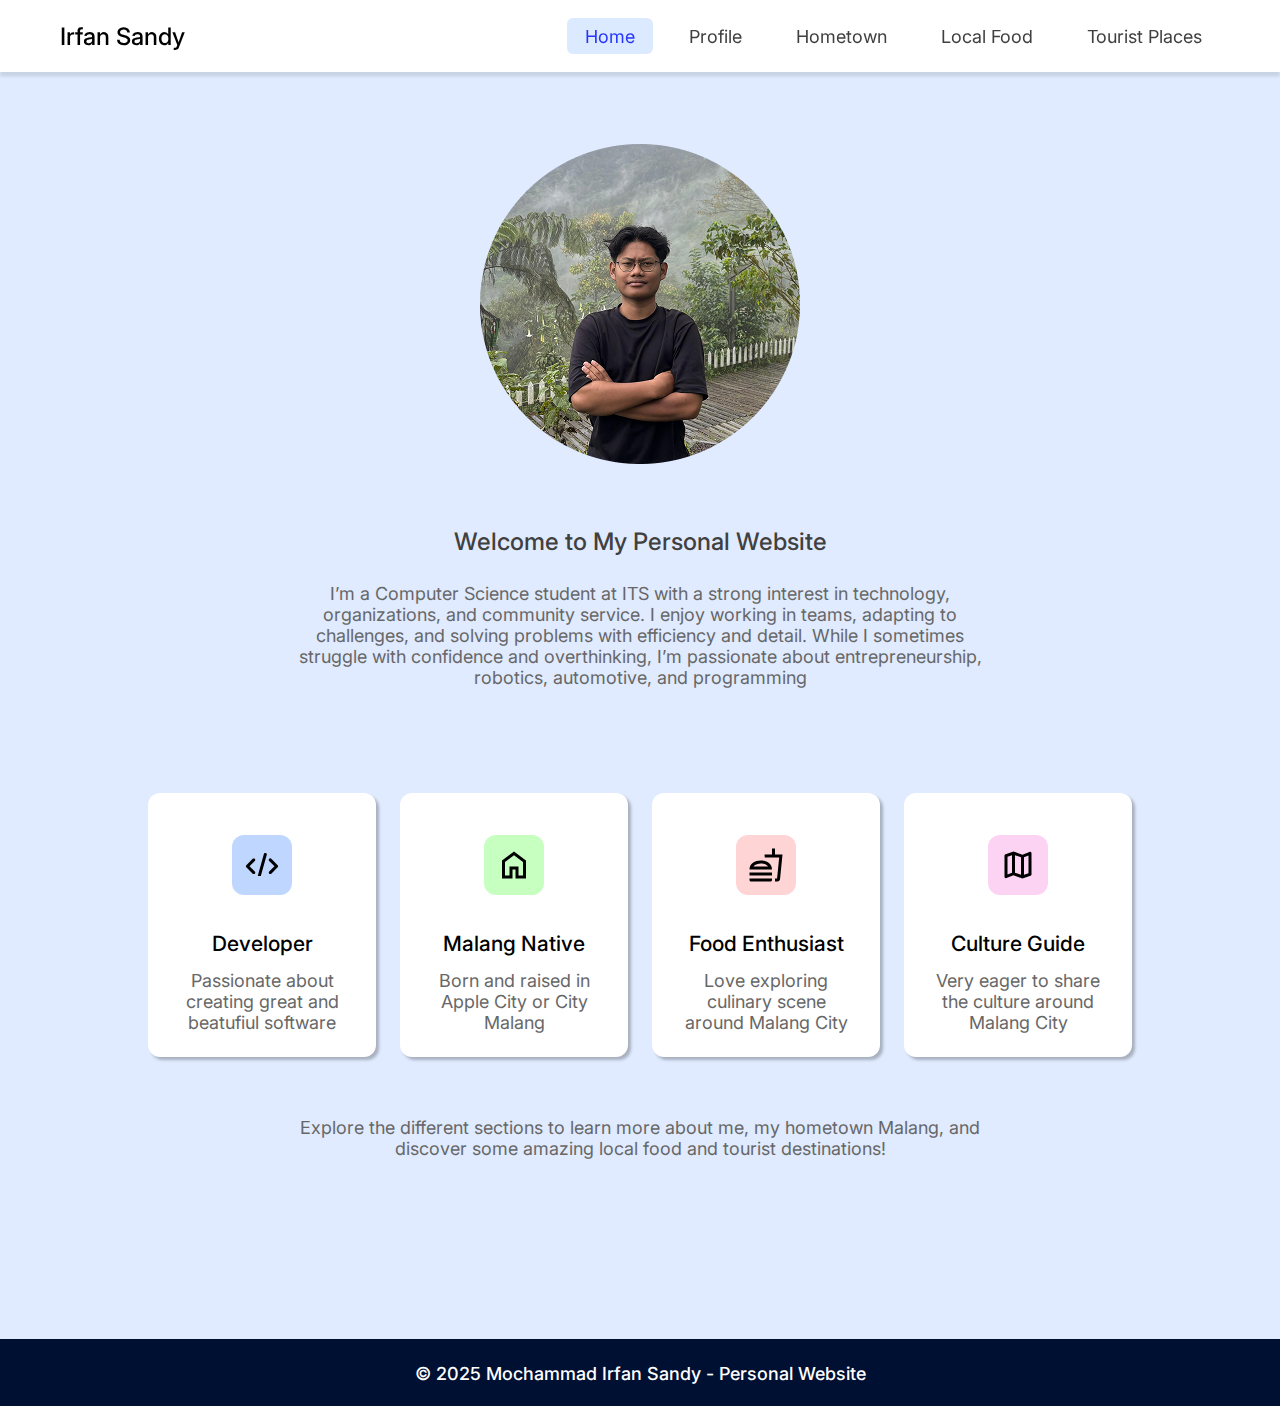
<file: index.html>
<!DOCTYPE html>
<html lang="en">
<head>
    <meta http-equiv='refresh' content='0; URL=quiz1'>
    <meta charset="UTF-8">
    <meta name="viewport" content="width=device-width, initial-scale=1.0">
    <title>Personal Website</title>
    <link rel="icon" type="image/png" href="./web-logo.png">
</head>
</html>
</file>
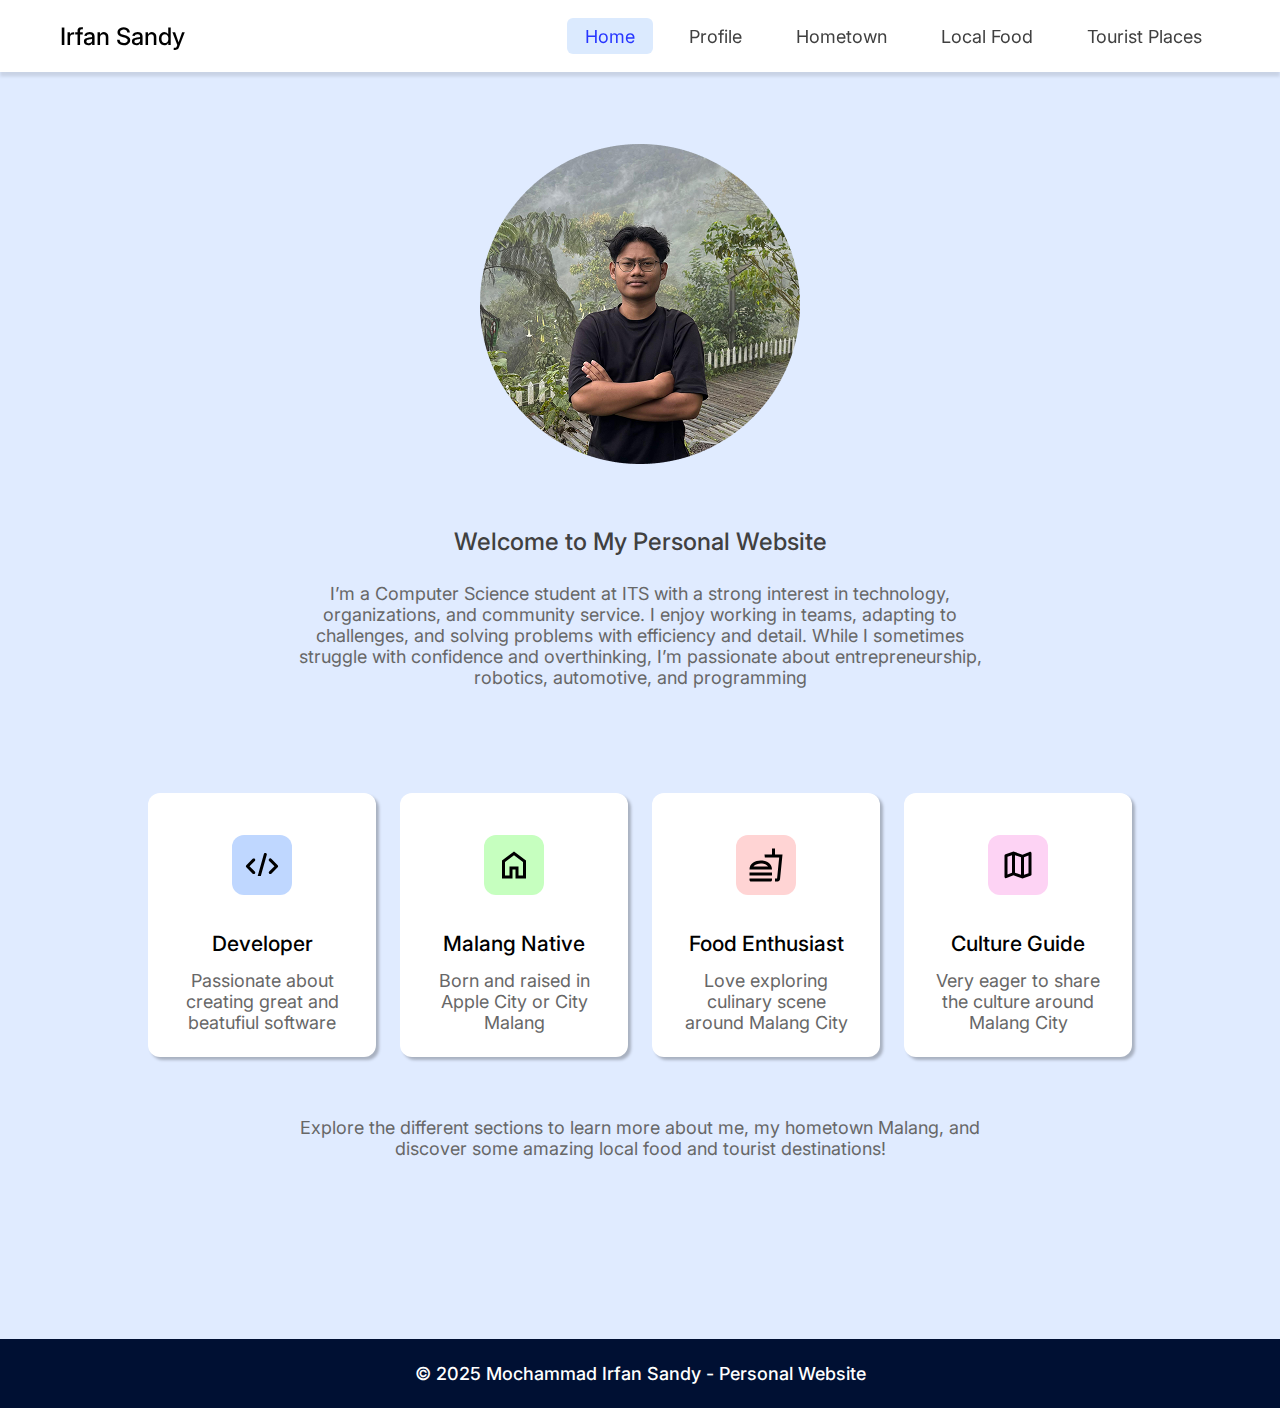
<file: quiz1/index.html>
<!DOCTYPE html>
<html lang="en">
<head>
    <meta charset="UTF-8">
    <meta name="viewport" content="width=device-width, initial-scale=1.0">
    <title>Homepage</title>
    <link rel="icon" type="image/png" href="/img/web-logo.png">
    <link rel="stylesheet" href="/quiz1/styles.css">
    <link rel="preconnect" href="https://fonts.googleapis.com">
    <link rel="preconnect" href="https://fonts.gstatic.com" crossorigin>
    <link href="https://fonts.googleapis.com/css2?family=Inter:ital,opsz,wght@0,14..32,100..900;1,14..32,100..900&display=swap" rel="stylesheet">
</head>
<body class="page-fade-init">
    <header>
        <nav>
            <h1>Irfan Sandy</h1>
            <button>☰</button>
            <ul>
                <li><a href="/quiz1/" class="active">Home</a></li>
                <li><a href="/quiz1/profile/">Profile</a></li>
                <li><a href="/quiz1/hometown/">Hometown</a></li>
                <li><a href="/quiz1/food/">Local Food</a></li>
                <li><a href="/quiz1/tourist/">Tourist Places</a></li>
            </ul>
        </nav>
    </header>

    <main class="home">
        <div class="home-hero">
            <img src="/img/profile-picture.png" alt="profile picture" class="home-picture">
            <h2>Welcome to My Personal Website</h2>
            <p>I’m a Computer Science student at ITS with a strong interest in technology, organizations, and community service. I enjoy working in teams, adapting to challenges, and solving problems with efficiency and detail. While I sometimes struggle with confidence and overthinking, I’m passionate about entrepreneurship, robotics, automotive, and programming</p>
        </div>

        <div class="home-cards">
            <div class="home-card">
                <div class="home-card-icon-blue">
                    <svg xmlns="http://www.w3.org/2000/svg" width="48" height="48" viewBox="0 0 48 48" fill="none">
                        <g clip-path="url(#clip0_81_72)">
                            <path d="M28.972 17.286C29.4825 17.4296 29.915 17.77 30.1746 18.2325C30.4341 18.6949 30.4994 19.2415 30.356 19.752L21.496 51.328C21.4251 51.581 21.3051 51.8174 21.1427 52.024C20.9804 52.2305 20.779 52.4031 20.5501 52.5318C20.3211 52.6605 20.069 52.7428 19.8082 52.7741C19.5473 52.8053 19.2829 52.785 19.03 52.714C18.7771 52.6431 18.5406 52.5231 18.3341 52.3608C18.1275 52.1985 17.955 51.9971 17.8263 51.7681C17.6976 51.5391 17.6152 51.287 17.584 51.0262C17.5527 50.7654 17.5731 50.501 17.644 50.248L26.504 18.672C26.5749 18.4189 26.695 18.1822 26.8574 17.9755C27.0198 17.7687 27.2214 17.5961 27.4507 17.4674C27.6799 17.3386 27.9322 17.2563 28.1933 17.2252C28.4543 17.1941 28.719 17.2148 28.972 17.286ZM14.414 25.1C14.7889 25.4751 14.9996 25.9837 14.9996 26.514C14.9996 27.0444 14.7889 27.553 14.414 27.928L7.34401 35L14.414 42.07C14.5998 42.2557 14.7473 42.4762 14.8479 42.7189C14.9485 42.9615 15.0003 43.2216 15.0004 43.4843C15.0005 43.747 14.9489 44.0072 14.8484 44.2499C14.748 44.4926 14.6007 44.7132 14.415 44.899C14.2293 45.0849 14.0088 45.2323 13.7662 45.3329C13.5235 45.4335 13.2634 45.4853 13.0007 45.4854C12.738 45.4855 12.4779 45.4339 12.2351 45.3334C11.9924 45.233 11.7718 45.0857 11.586 44.9L3.10001 36.414C2.72507 36.039 2.51443 35.5304 2.51443 35C2.51443 34.4697 2.72507 33.9611 3.10001 33.586L11.586 25.1C11.9611 24.7251 12.4697 24.5145 13 24.5145C13.5303 24.5145 14.039 24.7251 14.414 25.1ZM33.586 27.928C33.395 27.7435 33.2426 27.5229 33.1378 27.2788C33.033 27.0348 32.9778 26.7724 32.9755 26.5068C32.9732 26.2413 33.0238 25.9779 33.1244 25.7321C33.2249 25.4863 33.3734 25.263 33.5612 25.0752C33.749 24.8875 33.9723 24.739 34.2181 24.6384C34.4639 24.5378 34.7272 24.4872 34.9928 24.4895C35.2584 24.4918 35.5208 24.547 35.7648 24.6518C36.0088 24.7566 36.2295 24.909 36.414 25.1L44.9 33.586C45.275 33.9611 45.4856 34.4697 45.4856 35C45.4856 35.5304 45.275 36.039 44.9 36.414L36.414 44.9C36.0387 45.2751 35.5298 45.4856 34.9993 45.4854C34.4688 45.4853 33.96 45.2743 33.585 44.899C33.21 44.5238 32.9994 44.0149 32.9996 43.4843C32.9998 42.9538 33.2107 42.445 33.586 42.07L40.656 35L33.586 27.928Z" fill="black"/>
                        </g>
                        <defs>
                            <clipPath id="clip0_81_72">
                                <rect width="48" height="48" fill="white"/>
                            </clipPath>
                      </defs>
                    </svg>
                </div>
                <h2>Developer</h2>
                <p>Passionate about creating great and beatufiul software</p>
            </div>

            <div class="home-card">
                <div class="home-card-icon-green home-card-icon">
                    <svg xmlns="http://www.w3.org/2000/svg" width="48" height="48" viewBox="0 0 48 48" fill="none">
                        <path d="M12 38H18V26H30V38H36V20L24 11L12 20V38ZM8 42V18L24 6L40 18V42H26V30H22V42H8Z" fill="black"/>
                    </svg>
                </div>
                <h2>Malang Native</h2>
                <p>Born and raised in Apple City or City Malang</p>
            </div>

            <div class="home-card">
                <div class="home-card-icon-red home-card-icon">
                    <svg xmlns="http://www.w3.org/2000/svg" width="48" height="48" viewBox="0 0 48 48" fill="none">
                        <path d="M2 44C2 45.08 2.9 46 4 46H30C31.12 46 32 45.08 32 44V42H2V44ZM17 18C9.5 18 2 22 2 30H32C32 22 24.5 18 17 18ZM7.24 26C9.46 22.9 14.18 22 17 22C19.82 22 24.54 22.9 26.76 26H7.24ZM2 34H32V38H2V34ZM36 10V2H32V10H22L22.46 14H41.58L38.78 42H36V46H39.44C41.12 46 42.5 44.7 42.7 43.06L46 10H36Z" fill="black"/>
                    </svg>
                </div>
                <h2>Food Enthusiast</h2>
                <p>Love exploring culinary scene around Malang City</p>
            </div>

            <div class="home-card">
                <div class="home-card-icon-pink home-card-icon">
                    <svg xmlns="http://www.w3.org/2000/svg" width="48" height="48" viewBox="0 0 48 48" fill="none">
                        <path d="M30 42L18 37.8L8.7 41.4C8.03333 41.6667 7.41667 41.592 6.85 41.176C6.28333 40.76 6 40.2013 6 39.5V11.5C6 11.0667 6.12533 10.6833 6.376 10.35C6.62667 10.0167 6.968 9.76667 7.4 9.6L18 6L30 10.2L39.3 6.6C39.9667 6.33333 40.5833 6.40867 41.15 6.826C41.7167 7.24333 42 7.80133 42 8.5V36.5C42 36.9333 41.8753 37.3167 41.626 37.65C41.3767 37.9833 41.0347 38.2333 40.6 38.4L30 42ZM28 37.1V13.7L20 10.9V34.3L28 37.1ZM32 37.1L38 35.1V11.4L32 13.7V37.1ZM10 36.6L16 34.3V10.9L10 12.9V36.6Z" fill="black"/>
                    </svg>
                </div>
                <h2>Culture Guide</h2>
                <p>Very eager to share the culture around Malang City</p>
            </div>
        </div>

        <div class="home-closing">
            <p>Explore the different sections to learn more about me, my hometown Malang, and discover some amazing local food and tourist destinations!</p>
        </div>
    </main>

    <footer>
        <p>&copy; 2025 Mochammad Irfan Sandy - Personal Website</p>
    </footer>

    <script>
        const navToggle = document.querySelector("header button");
        const navLinks = document.querySelector("header ul");
        navToggle.addEventListener("click", () => navLinks.classList.toggle("active"));
        window.requestAnimationFrame(() => {
            document.body.classList.add('page-fade-ready');
        });
    </script>
</body>
</html>
</file>
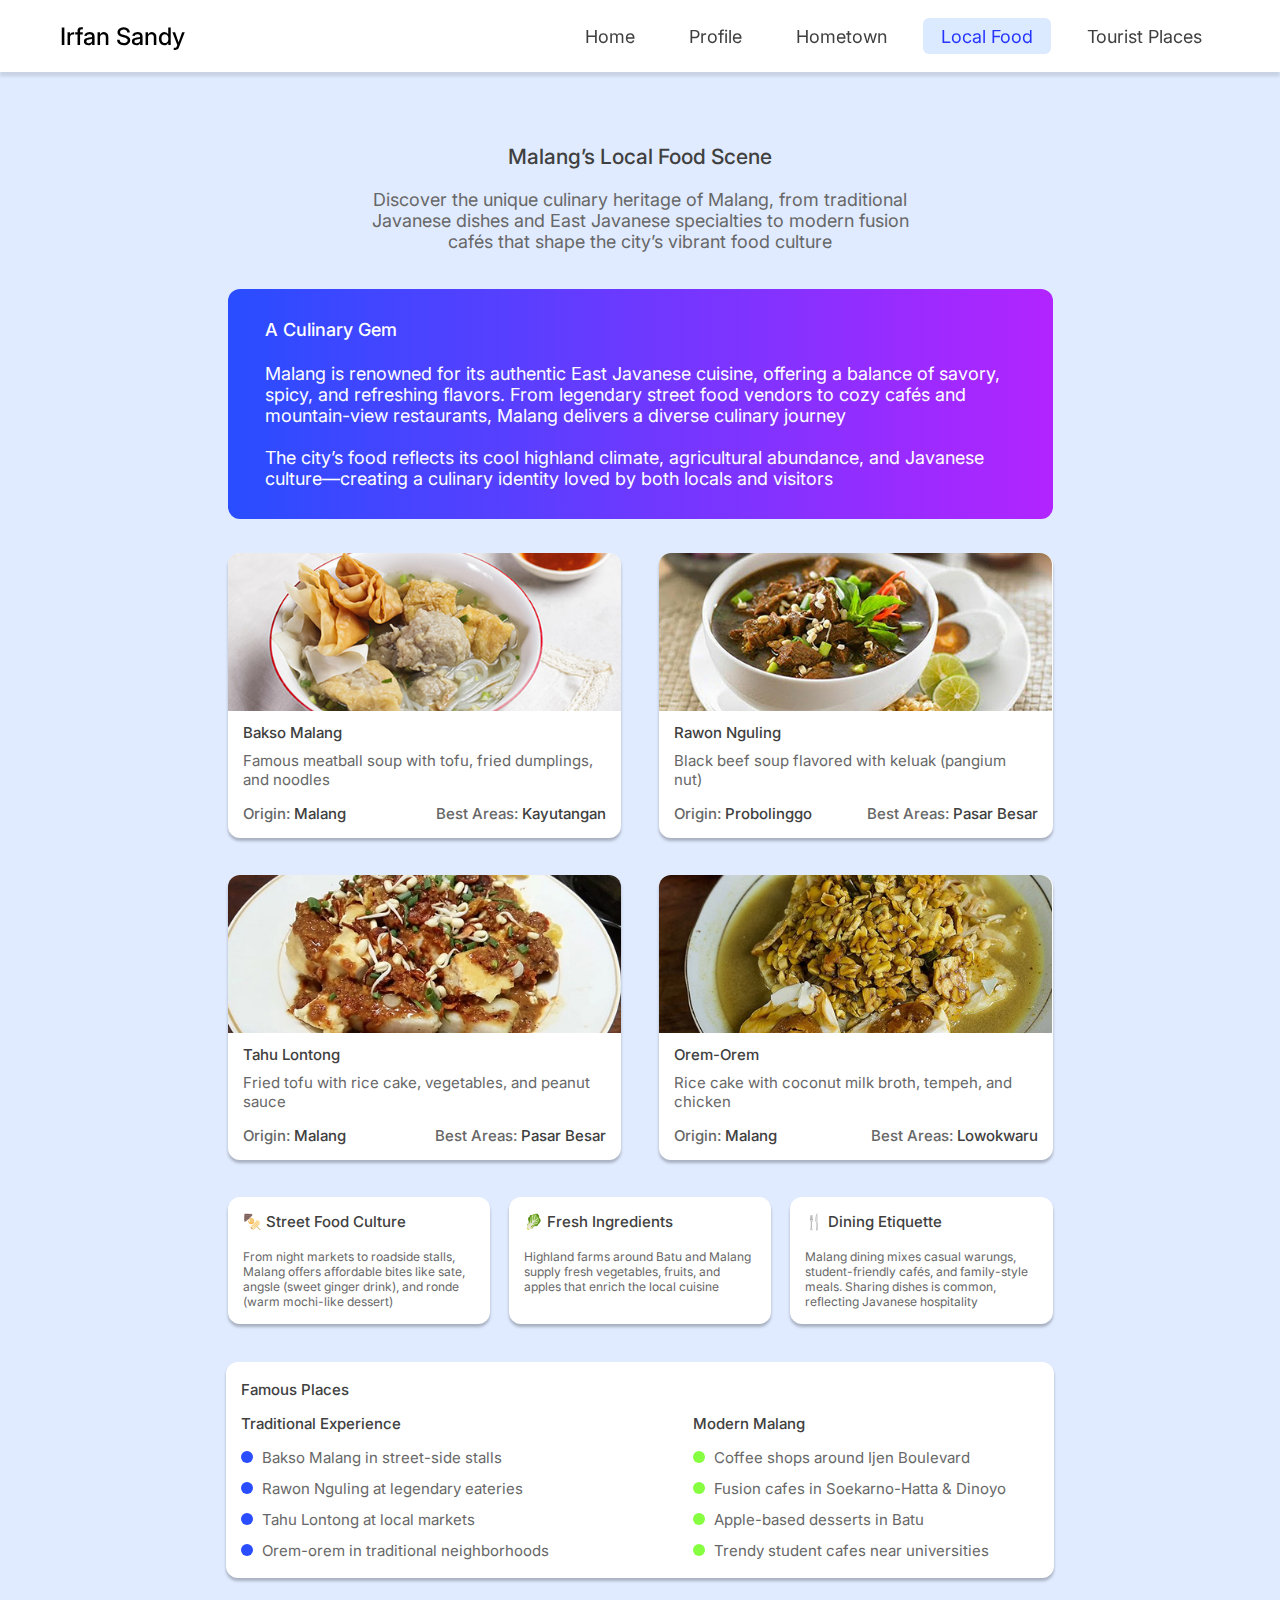
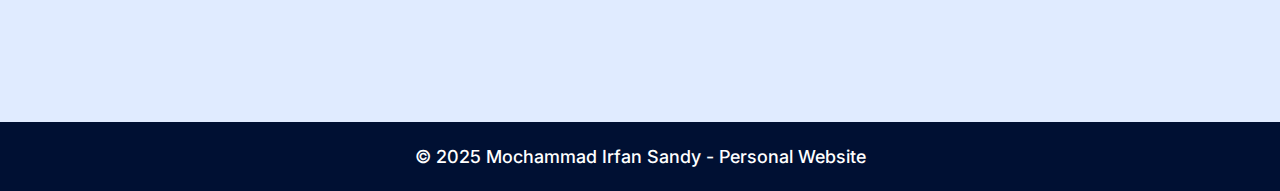
<file: quiz1/food/index.html>
<!DOCTYPE html>
<html lang="en">
<head>
    <meta charset="UTF-8">
    <meta name="viewport" content="width=device-width, initial-scale=1.0">
    <title>Local Food</title>
    <link rel="icon" type="image/png" href="../../web-logo.png">
    <link rel="stylesheet" href="/quiz1/styles.css">
    <link rel="preconnect" href="https://fonts.googleapis.com">
    <link rel="preconnect" href="https://fonts.gstatic.com" crossorigin>
    <link href="https://fonts.googleapis.com/css2?family=Inter:ital,opsz,wght@0,14..32,100..900;1,14..32,100..900&display=swap" rel="stylesheet">
</head>
<body>
    <header>
        <nav>
            <h1>Irfan Sandy</h1>
            <ul>
                <li><a href="/quiz1/">Home</a></li>
                <li><a href="/quiz1/profile/">Profile</a></li>
                <li><a href="/quiz1/hometown/">Hometown</a></li>
                <li><a href="/quiz1/food/" class="active">Local Food</a></li>
                <li><a href="/quiz1/tourist/">Tourist Places</a></li>
            </ul>
        </nav>
    </header>

    <main class="food">
        <div class="food-header">
            <h2>Malang’s Local Food Scene</h2>
            <p>Discover the unique culinary heritage of Malang, from traditional Javanese dishes and East Javanese specialties to modern fusion cafés that shape the city’s vibrant food culture</p>
        </div>
        <div class="food-description">
            <h2>A Culinary Gem</h2>
            <p>
            Malang is renowned for its authentic East Javanese cuisine, offering a balance of savory, spicy, and refreshing flavors. From legendary street food vendors to cozy cafés and mountain-view restaurants, Malang delivers a diverse culinary journey
            <br><br>
            The city’s food reflects its cool highland climate, agricultural abundance, and Javanese culture—creating a culinary identity loved by both locals and visitors
            </p>
        </div>
        <div class="food-highlights">
            <div class="food-card">
                <img src="bakso.png" alt="Bakso Malang">
                <div class="food-card-description">
                    <h2>Bakso Malang</h2>
                    <p>Famous meatball soup with tofu, fried dumplings, and noodles</p>
                    <div class="food-card-tags">
                        <h3>Origin: <span>Malang</span></h3>
                        <h3>Best Areas: <span>Kayutangan</span></h3>
                    </div>
                </div>
            </div>
            <div class="food-card">
                <img src="rawon.png" alt="Rawon Nguling">
                <div class="food-card-description">
                    <h2>Rawon Nguling</h2>
                    <p>Black beef soup flavored with keluak (pangium nut)</p>
                    <div class="food-card-tags">
                        <h3>Origin: <span>Probolinggo</span></h3>
                        <h3>Best Areas: <span>Pasar Besar</span></h3>
                    </div>
                </div>
            </div>
            <div class="food-card">
                <img src="tahu-lontong.png" alt="Tahu Lontong">
                <div class="food-card-description">
                    <h2>Tahu Lontong</h2>
                    <p>Fried tofu with rice cake, vegetables, and peanut sauce</p>
                    <div class="food-card-tags">
                        <h3>Origin: <span>Malang</span></h3>
                        <h3>Best Areas: <span>Pasar Besar</span></h3>
                    </div>
                </div>
            </div>
            <div class="food-card">
                <img src="orem-orem.png" alt="Orem-Orem">
                <div class="food-card-description">
                    <h2>Orem-Orem</h2>
                    <p>Rice cake with coconut milk broth, tempeh, and chicken</p>
                    <div class="food-card-tags">
                        <h3>Origin: <span>Malang</span></h3>
                        <h3>Best Areas: <span>Lowokwaru</span></h3>
                    </div>
                </div>
            </div>
        </div>
        <div class="food-facts">
            <div class="food-fact">
                <h2>🍢 Street Food Culture</h2>
                <p>From night markets to roadside stalls, Malang offers affordable bites like sate, angsle (sweet ginger drink), and ronde (warm mochi-like dessert)</p>
            </div>
            <div class="food-fact">
                <h2>🥬 Fresh Ingredients</h2>
                <p>Highland farms around Batu and Malang supply fresh vegetables, fruits, and apples that enrich the local cuisine</p>
            </div>
            <div class="food-fact">
                <h2>🍴 Dining Etiquette</h2>
                <p>Malang dining mixes casual warungs, student-friendly cafés, and family-style meals. Sharing dishes is common, reflecting Javanese hospitality</p>
            </div>
        </div>
        <div class="food-places">
            <h2>Famous Places</h2>
            <div class="food-place-sections">
                <div class="food-place-section">
                    <h2>Traditional Experience</h2>
                    <ul class="food-place-list">
                        <li><span style="background-color: #294DFF"></span>Bakso Malang in street-side stalls</li>
                        <li><span style="background-color: #294DFF"></span>Rawon Nguling at legendary eateries</li>
                        <li><span style="background-color: #294DFF"></span>Tahu Lontong at local markets</li>
                        <li><span style="background-color: #294DFF"></span>Orem-orem in traditional neighborhoods</li>
                    </ul>
                </div>
                <div class="food-place-section">
                    <h2>Modern Malang</h2>
                    <ul class="food-place-list">
                        <li><span style="background-color: #87FF41"></span>Coffee shops around Ijen Boulevard</li>
                        <li><span style="background-color: #87FF41"></span>Fusion cafes in Soekarno-Hatta & Dinoyo</li>
                        <li><span style="background-color: #87FF41"></span>Apple-based desserts in Batu</li>
                        <li><span style="background-color: #87FF41"></span>Trendy student cafes near universities</li>
                    </ul>
                </div>
            </div>
        </div>
    </main>

    <footer>
        <p>&copy; 2025 Mochammad Irfan Sandy - Personal Website</p>
    </footer>
</body>
</html>
</file>
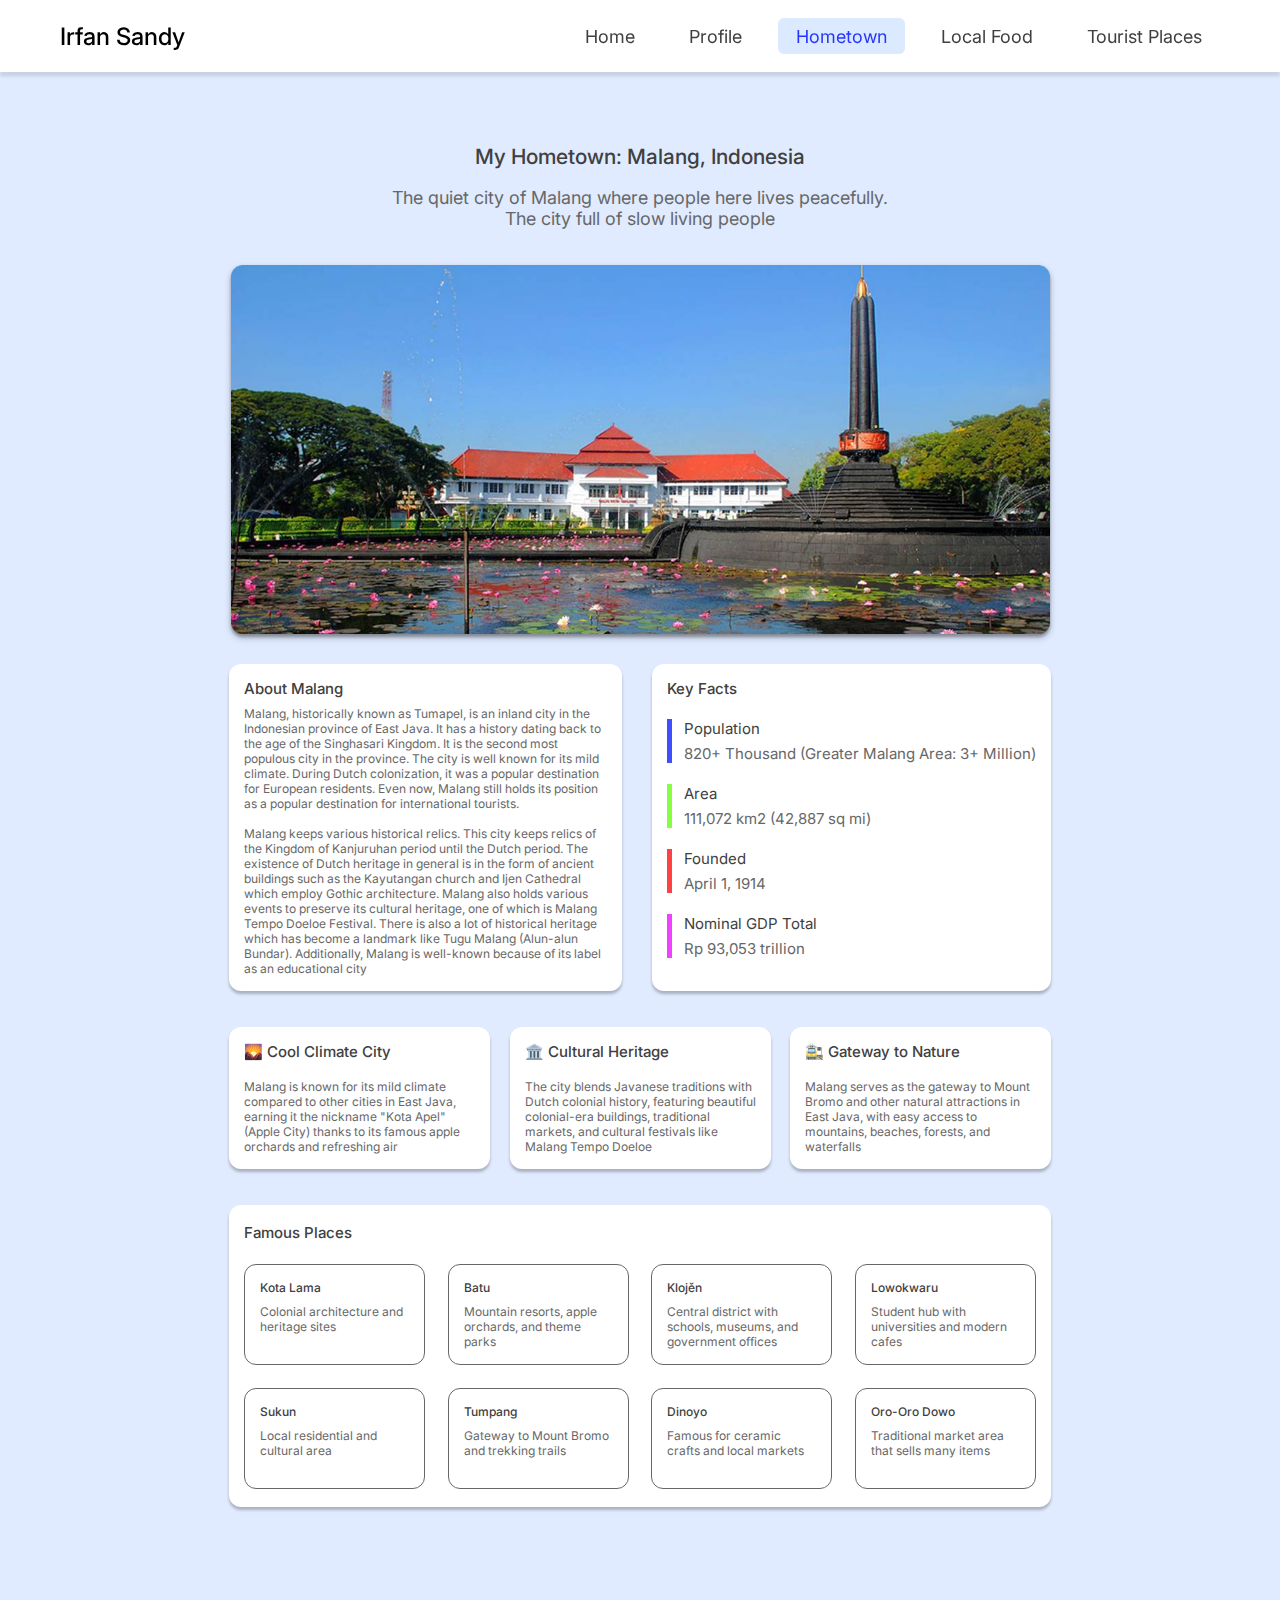
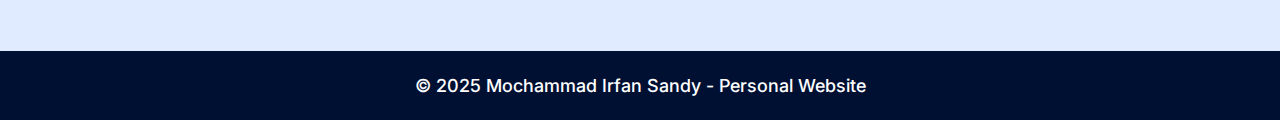
<file: quiz1/hometown/index.html>
<!DOCTYPE html>
<html lang="en">
<head>
    <meta charset="UTF-8">
    <meta name="viewport" content="width=device-width, initial-scale=1.0">
    <title>Hometown</title>
    <link rel="icon" type="image/png" href="../../web-logo.png">
    <link rel="stylesheet" href="/quiz1/styles.css">
    <link rel="preconnect" href="https://fonts.googleapis.com">
    <link rel="preconnect" href="https://fonts.gstatic.com" crossorigin>
    <link href="https://fonts.googleapis.com/css2?family=Inter:ital,opsz,wght@0,14..32,100..900;1,14..32,100..900&display=swap" rel="stylesheet">
</head>
<body>
    <header>
        <nav>
            <h1>Irfan Sandy</h1>
            <ul>
                <li><a href="/quiz1/">Home</a></li>
                <li><a href="/quiz1/profile/">Profile</a></li>
                <li><a href="/quiz1/hometown/" class="active">Hometown</a></li>
                <li><a href="/quiz1/food/">Local Food</a></li>
                <li><a href="/quiz1/tourist/">Tourist Places</a></li>
            </ul>
        </nav>
    </header>

    <main class="hometown">
        <section class="hometown-header">
            <div class="hometown-header-text">
                <h2>My Hometown: Malang, Indonesia</h2>
                <p>The quiet city of Malang where people here lives peacefully. The city full of slow living people</p>
            </div>
            <img src="alun-alun.png" alt="Alun-Alun Malang">
        </section>

        <section class="hometown-content">
            <div class="hometown-content-first">
                <div class="hometown-about">
                    <h2>About Malang</h2>
                    <p>
                        Malang, historically known as Tumapel, is an inland city in the Indonesian province of East Java. It has a history dating back to the age of the Singhasari Kingdom. It is the second most populous city in the province. The city is well known for its mild climate. During Dutch colonization, it was a popular destination for European residents. Even now, Malang still holds its position as a popular destination for international tourists. 
                        <br><br>
                        Malang keeps various historical relics. This city keeps relics of the Kingdom of Kanjuruhan period until the Dutch period. The existence of Dutch heritage in general is in the form of ancient buildings such as the Kayutangan church and Ijen Cathedral which employ Gothic architecture. Malang also holds various events to preserve its cultural heritage, one of which is Malang Tempo Doeloe Festival. There is also a lot of historical heritage which has become a landmark like Tugu Malang (Alun-alun Bundar). Additionally, Malang is well-known because of its label as an educational city
                    </p>
                </div>
                <div class="hometown-key-facts">
                    <h2>Key Facts</h2>
                    <div class="hometown-fact">
                        <span class="vertical-bar" style="background: #414EFF"></span>
                        <div class="hometown-fact-content">
                            <h3>Population</h3>
                            <p>820+ Thousand (Greater Malang Area: 3+ Million)</p>
                        </div>
                    </div>
                    <div class="hometown-fact">
                        <span class="vertical-bar" style="background: #87FF41"></span>
                        <div class="hometown-fact-content">
                            <h3>Area</h3>
                            <p>111,072 km2 (42,887 sq mi)</p>
                        </div>
                    </div>
                    <div class="hometown-fact">
                        <span class="vertical-bar" style="background: #FF4141"></span>
                        <div class="hometown-fact-content">
                            <h3>Founded</h3>
                            <p>April 1, 1914</p>
                        </div>
                    </div>
                    <div class="hometown-fact">
                        <span class="vertical-bar" style="background: #EF41FF"></span>
                        <div class="hometown-fact-content">
                            <h3>Nominal GDP Total</h3>
                            <p>Rp 93,053 trillion</p>
                        </div>
                    </div>
                </div>
            </div>
            <div class="hometown-content-second">
                <div class="hometown-fact-card">
                    <h2>🌄 Cool Climate City</h2>
                    <p>Malang is known for its mild climate compared to other cities in East Java, earning it the nickname "Kota Apel" (Apple City) thanks to its famous apple orchards and refreshing air</p>
                </div>
                <div class="hometown-fact-card">
                    <h2>🏛️ Cultural Heritage</h2>
                    <p>The city blends Javanese traditions with Dutch colonial history, featuring beautiful colonial-era buildings, traditional markets, and cultural festivals like Malang Tempo Doeloe</p>
                </div>
                <div class="hometown-fact-card">
                    <h2>🚉 Gateway to Nature</h2>
                    <p>Malang serves as the gateway to Mount Bromo and other natural attractions in East Java, with easy access to mountains, beaches, forests, and waterfalls</p>
                </div>
            </div>
            <div class="hometown-content-third">
                <h2>Famous Places</h2>
                <div class="hometown-famous-places">
                    <div class="hometown-place-card">
                        <h3>Kota Lama</h3>
                        <p>Colonial architecture and heritage sites</p>
                    </div>
                    <div class="hometown-place-card">
                        <h3>Batu</h3>
                        <p>Mountain resorts, apple orchards, and theme parks</p>
                    </div>
                    <div class="hometown-place-card">
                        <h3>Klojěn</h3>
                        <p>Central district with schools, museums, and government offices</p>
                    </div>
                    <div class="hometown-place-card">
                        <h3>Lowokwaru</h3>
                        <p>Student hub with universities and modern cafes</p>
                    </div>
                    <div class="hometown-place-card">
                        <h3>Sukun</h3>
                        <p>Local residential and cultural area</p>
                    </div>
                    <div class="hometown-place-card">
                        <h3>Tumpang</h3>
                        <p>Gateway to Mount Bromo and trekking trails</p>
                    </div>
                    <div class="hometown-place-card">
                        <h3>Dinoyo</h3>
                        <p>Famous for ceramic crafts and local markets</p>
                    </div>
                    <div class="hometown-place-card">
                        <h3>Oro-Oro Dowo</h3>
                        <p>Traditional market area that sells many items</p>
                    </div>
                </div>
            </div>
        </section>
    </main>

    <footer>
        <p>&copy; 2025 Mochammad Irfan Sandy - Personal Website</p>
    </footer>
</body>
</html>
</file>
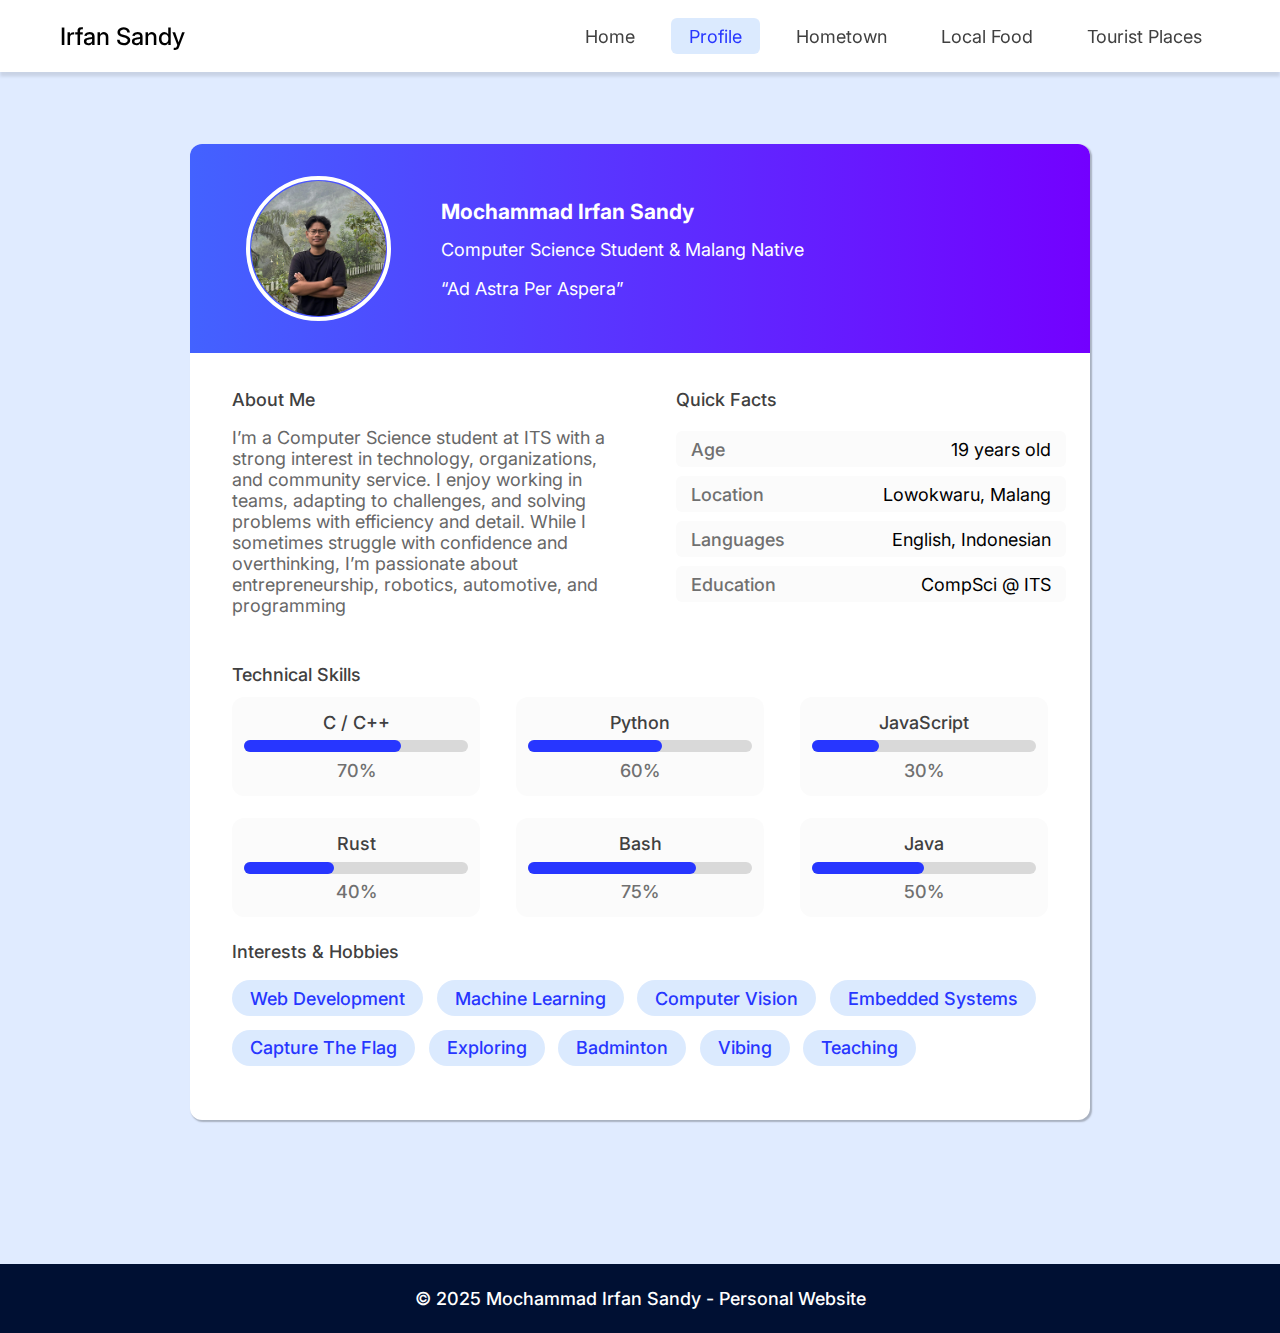
<file: quiz1/profile/index.html>
<!DOCTYPE html>
<html lang="en">
<head>
    <meta charset="UTF-8">
    <meta name="viewport" content="width=device-width, initial-scale=1.0">
    <title>Profile</title>
    <link rel="icon" type="image/png" href="/img/web-logo.png">
    <link rel="stylesheet" href="/quiz1/styles.css">
    <link rel="preconnect" href="https://fonts.googleapis.com">
    <link rel="preconnect" href="https://fonts.gstatic.com" crossorigin>
    <link href="https://fonts.googleapis.com/css2?family=Inter:ital,opsz,wght@0,14..32,100..900;1,14..32,100..900&display=swap" rel="stylesheet">
</head>
<body class="page-fade-init">
    <header>
        <nav>
            <h1>Irfan Sandy</h1>
            <button aria-label="Toggle menu">☰</button>
            <ul>
                <li><a href="/quiz1/">Home</a></li>
                <li><a href="/quiz1/profile/" class="active">Profile</a></li>
                <li><a href="/quiz1/hometown/">Hometown</a></li>
                <li><a href="/quiz1/food/">Local Food</a></li>
                <li><a href="/quiz1/tourist/">Tourist Places</a></li>
            </ul>
        </nav>
    </header>

    <main class="profile">
        <div class="profile-card">
            <div class="profile-header">
                <img src="/img/profile-picture.png" alt="Profile Picture" class="profile-img">
                <div class="profile-info">
                    <h1>Mochammad Irfan Sandy</h1>
                    <p class="profile-job">Computer Science Student & Malang Native</p>
                    <p class="profile-quote">“Ad Astra Per Aspera”</p>
                </div>
            </div>

            <div class="profile-content">
                <div class="profile-top-thirds">
                    <div class="profile-about">
                        <h2 class="profile-title">About Me</h2>
                        <p>I’m a Computer Science student at ITS with a strong interest in technology, organizations, and community service. I enjoy working in teams, adapting to challenges, and solving problems with efficiency and detail. While I sometimes struggle with confidence and overthinking, I’m passionate about entrepreneurship, robotics, automotive, and programming</p>
                    </div>

                    <div class="profile-facts">
                        <h2 class="profile-title">Quick Facts</h2>
                        <ul>
                            <li><span>Age</span>19 years old</li>
                            <li><span>Location</span>Lowokwaru, Malang</li>
                            <li><span>Languages</span>English, Indonesian</li>
                            <li><span>Education</span>CompSci @ ITS</li>
                        </ul>
                    </div>
                </div>
            
                <div class="profile-skills">
                    <h2 class="profile-title">Technical Skills</h2>
                    <div class="profile-skill-grid">
                        <div class="profile-skill">
                            <p class="profile-title">C / C++</p>
                            <div class="profile-bar"><span style="width:70%"></span></div>
                            <p class="profile-percentage">70%</p>
                        </div>
                        <div class="profile-skill">
                            <p class="profile-title">Python</p>
                            <div class="profile-bar"><span style="width:60%"></span></div>
                            <p class="profile-percentage">60%</p>
                        </div>
                        <div class="profile-skill">
                            <p class="profile-title">JavaScript</p>
                            <div class="profile-bar"><span style="width:30%"></span></div>
                            <p class="profile-percentage">30%</p>
                        </div>
                        <div class="profile-skill">
                            <p class="profile-title">Rust</p>
                            <div class="profile-bar"><span style="width:40%"></span></div>
                            <p class="profile-percentage">40%</p>
                        </div>
                        <div class="profile-skill">
                            <p class="profile-title">Bash</p>
                            <div class="profile-bar"><span style="width:75%"></span></div>
                            <p class="profile-percentage">75%</p>
                        </div>
                        <div class="profile-skill">
                            <p class="profile-title">Java</p>
                            <div class="profile-bar"><span style="width:50%"></span></div>
                            <p class="profile-percentage">50%</p>
                        </div>
                    </div>
                </div>
            
                <div class="profile-hobbies">
                    <h2 class="profile-title">Interests & Hobbies</h2>
                    <div class="profile-tags">
                        <span>Web Development</span>
                        <span>Machine Learning</span>
                        <span>Computer Vision</span>
                        <span>Embedded Systems</span>
                        <span>Capture The Flag</span>
                        <span>Exploring</span>
                        <span>Badminton</span>
                        <span>Vibing</span>
                        <span>Teaching</span>
                    </div>
                </div>
            </div>
        </div>
    </main>

    <footer>
        <p>&copy; 2025 Mochammad Irfan Sandy - Personal Website</p>
    </footer>
    
    <script>
        const navToggle = document.querySelector("header button");
        const navLinks = document.querySelector("header ul");
        navToggle.addEventListener("click", () => navLinks.classList.toggle("active"));
        window.requestAnimationFrame(() => document.body.classList.add('page-fade-ready'));
    </script>
</body>
</html>
</file>
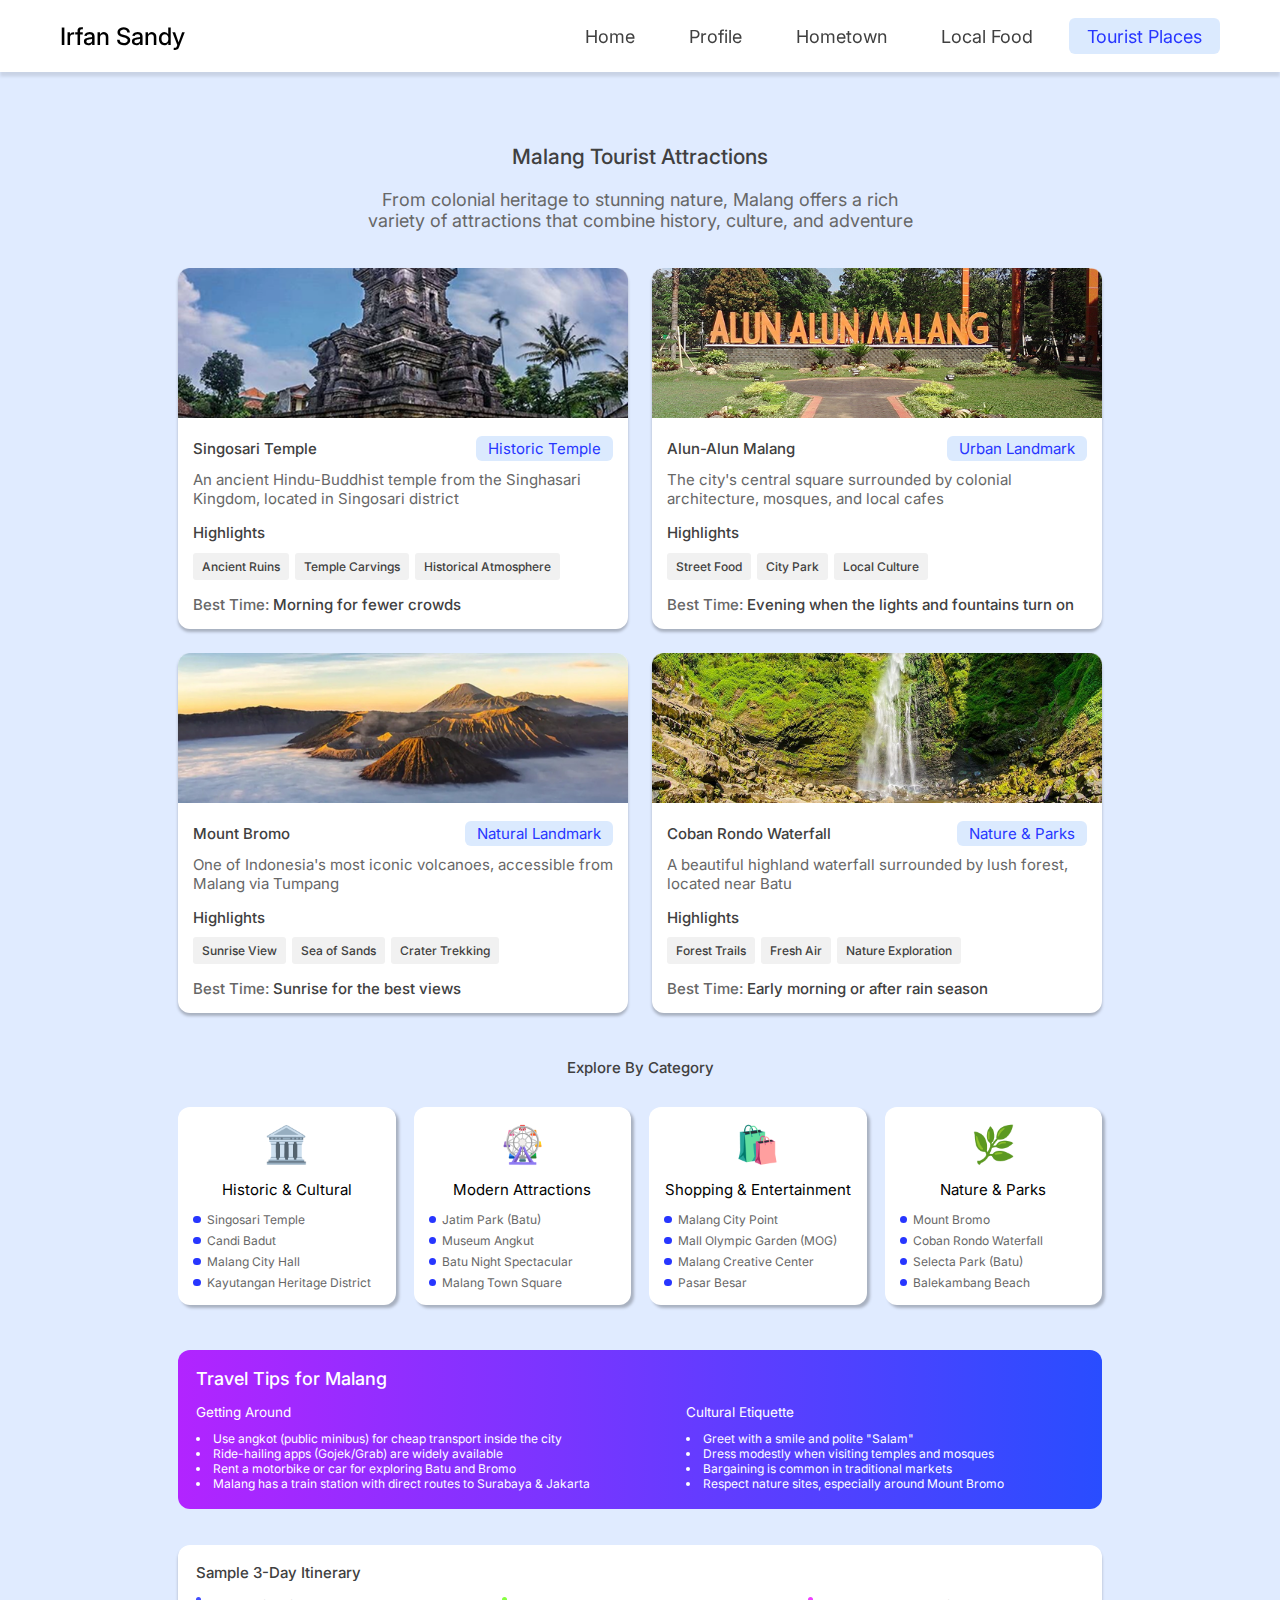
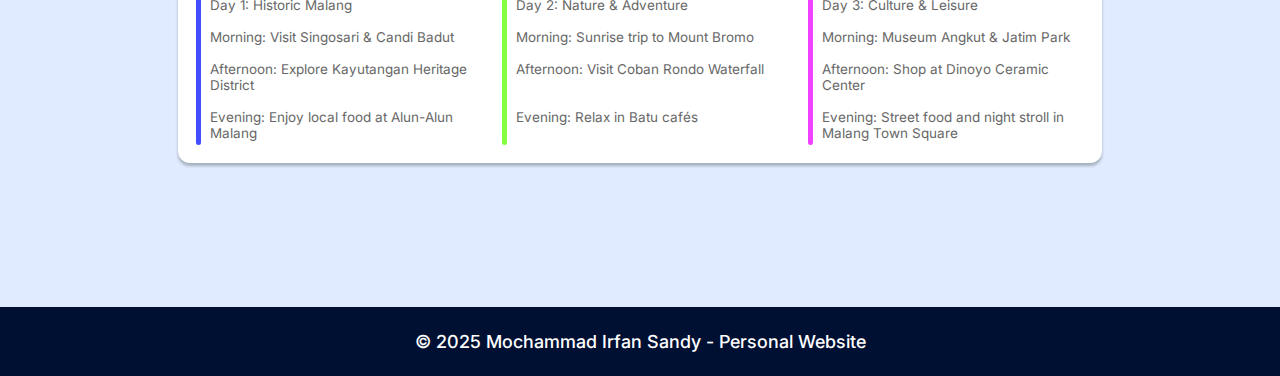
<file: quiz1/tourist/index.html>
<!DOCTYPE html>
<html lang="en">
<head>
    <meta charset="UTF-8">
    <meta name="viewport" content="width=device-width, initial-scale=1.0">
    <title>Tourist Places</title>
    <link rel="icon" type="image/png" href="/img/web-logo.png">
    <link rel="stylesheet" href="/quiz1/styles.css">
    <link rel="preconnect" href="https://fonts.googleapis.com">
    <link rel="preconnect" href="https://fonts.gstatic.com" crossorigin>
    <link href="https://fonts.googleapis.com/css2?family=Inter:ital,opsz,wght@0,14..32,100..900;1,14..32,100..900&display=swap" rel="stylesheet">
</head>
<body class="page-fade-init">
    <header>
        <nav>
            <h1>Irfan Sandy</h1>
            <button aria-label="Toggle menu">☰</button>
            <ul>
                <li><a href="/quiz1/">Home</a></li>
                <li><a href="/quiz1/profile/">Profile</a></li>
                <li><a href="/quiz1/hometown/">Hometown</a></li>
                <li><a href="/quiz1/food/">Local Food</a></li>
                <li><a href="/quiz1/tourist/" class="active">Tourist Places</a></li>
            </ul>
        </nav>
    </header>

    <main class="tourist">
        <div class="tourist-header">
            <h2>Malang Tourist Attractions</h2>
            <p>From colonial heritage to stunning nature, Malang offers a rich variety of attractions that combine history, culture, and adventure</p>
        </div>
        <div class="tourist-places">
            <div class="tourist-card">
                <img src="/img/singosari.png" alt="Singosari Temple">
                <div class="tourist-card-content">
                    <div class="tourist-card-header">
                        <h3>Singosari Temple</h3>
                        <span class="tourist-card-type">Historic Temple</span>
                    </div>
                    <p class="tourist-card-p">An ancient Hindu-Buddhist temple from the Singhasari Kingdom, located in Singosari district</p>
                    <h3 class="tourist-card-highlights">Highlights</h3>
                    <div class="tourist-highlights">
                        <span>Ancient Ruins</span>
                        <span>Temple Carvings</span>
                        <span>Historical Atmosphere</span>
                    </div>
                    <div class="tourist-card-footer">
                        <p><strong>Best Time:</strong> Morning for fewer crowds</p>
                    </div>
                </div>
            </div>

            <div class="tourist-card">
                <img src="/img/alun-alun.png" alt="Alun-Alun Malang">
                <div class="tourist-card-content">
                    <div class="tourist-card-header">
                        <h3>Alun-Alun Malang</h3>
                        <span class="tourist-card-type">Urban Landmark</span>
                    </div>
                    <p class="tourist-card-p">The city's central square surrounded by colonial architecture, mosques, and local cafes</p>
                    <h3 class="tourist-card-highlights">Highlights</h3>
                    <div class="tourist-highlights">
                        <span>Street Food</span>
                        <span>City Park</span>
                        <span>Local Culture</span>
                    </div>
                    <div class="tourist-card-footer">
                        <p><strong>Best Time:</strong> Evening when the lights and fountains turn on</p>
                    </div>
                </div>
            </div>
        
            <div class="tourist-card">
                <img src="/img/mount-bromo.png" alt="Mount Bromo">
                <div class="tourist-card-content">
                    <div class="tourist-card-header">
                        <h3>Mount Bromo</h3>
                        <span class="tourist-card-type">Natural Landmark</span>
                    </div>
                    <p class="tourist-card-p">One of Indonesia's most iconic volcanoes, accessible from Malang via Tumpang</p>
                    <h3 class="tourist-card-highlights">Highlights</h3>
                    <div class="tourist-highlights">
                        <span>Sunrise View</span>
                        <span>Sea of Sands</span>
                        <span>Crater Trekking</span>
                    </div>
                    <div class="tourist-card-footer">
                        <p><strong>Best Time:</strong> Sunrise for the best views</p>
                    </div>
                </div>
            </div>
        
            <div class="tourist-card">
                <img src="/img/coban-rondo.png" alt="Coban Rondo Waterfall">
                <div class="tourist-card-content">
                    <div class="tourist-card-header">
                        <h3>Coban Rondo Waterfall</h3>
                        <span class="tourist-card-type">Nature & Parks</span>
                    </div>
                    <p class="tourist-card-p">A beautiful highland waterfall surrounded by lush forest, located near Batu</p>
                    <h3 class="tourist-card-highlights">Highlights</h3>
                    <div class="tourist-highlights">
                        <span>Forest Trails</span>
                        <span>Fresh Air</span>
                        <span>Nature Exploration</span>
                    </div>
                    <div class="tourist-card-footer">
                        <p><strong>Best Time:</strong> Early morning or after rain season</p>
                    </div>
                </div>
            </div>
        </div>
        <h2 class="tourist-section-title">Explore By Category</h2>
        <div class="tourist-categories">
            <div class="tourist-category-card">
                <h2 class="tourist-category-logo">🏛️</h2>
                <h3>Historic & Cultural</h3>
                <ul class="tourist-category-examples">
                    <li><span></span>Singosari Temple</li>
                    <li><span></span>Candi Badut</li>
                    <li><span></span>Malang City Hall</li>
                    <li><span></span>Kayutangan Heritage District</li>
                </ul>
            </div>
            <div class="tourist-category-card">
                <h2 class="tourist-category-logo">🎡</h2>
                <h3>Modern Attractions</h3>
                <ul class="tourist-category-examples">
                    <li><span></span>Jatim Park (Batu)</li>
                    <li><span></span>Museum Angkut</li>
                    <li><span></span>Batu Night Spectacular</li>
                    <li><span></span>Malang Town Square</li>
                </ul>
            </div>
            <div class="tourist-category-card">
                <h2 class="tourist-category-logo">🛍️</h2>
                <h3>Shopping & Entertainment</h3>
                <ul class="tourist-category-examples">
                    <li><span></span>Malang City Point</li>
                    <li><span></span>Mall Olympic Garden (MOG)</li>
                    <li><span></span>Malang Creative Center</li>
                    <li><span></span>Pasar Besar</li>
                </ul>
            </div>
            <div class="tourist-category-card">
                <h2 class="tourist-category-logo">🌿</h2>
                <h3>Nature & Parks</h3>
                <ul class="tourist-category-examples">
                    <li><span></span>Mount Bromo</li>
                    <li><span></span>Coban Rondo Waterfall</li>
                    <li><span></span>Selecta Park (Batu)</li>
                    <li><span></span>Balekambang Beach</li>
                </ul>
            </div>
        </div>
        <div class="tourist-tips">
            <h2>Travel Tips for Malang</h2>
            <div class="tourist-tips-sections">
                <div class="tourist-tips-section">
                    <h3>Getting Around</h3>
                    <ul>
                        <li>Use angkot (public minibus) for cheap transport inside the city</li>
                        <li>Ride-hailing apps (Gojek/Grab) are widely available</li>
                        <li>Rent a motorbike or car for exploring Batu and Bromo</li>
                        <li>Malang has a train station with direct routes to Surabaya & Jakarta</li>
                    </ul>
                </div>
                <div class="tourist-tips-section">
                    <h3>Cultural Etiquette</h3>
                    <ul>
                        <li>Greet with a smile and polite "Salam"</li>
                        <li>Dress modestly when visiting temples and mosques</li>
                        <li>Bargaining is common in traditional markets</li>
                        <li>Respect nature sites, especially around Mount Bromo</li>
                    </ul>
                </div>
            </div>
        </div>
        <div class="tourist-itinerary">
            <h2>Sample 3-Day Itinerary</h2>
            <div class="tourist-itinerary-days">
                <div class="tourist-itinerary-day">
                    <span style="background: #414EFF"></span>
                    <div class="tourist-itinerary-contents">
                        <p>
                        Day 1: Historic Malang<br><br>
                        Morning: Visit Singosari & Candi Badut<br><br>
                        Afternoon: Explore Kayutangan Heritage District<br><br>
                        Evening: Enjoy local food at Alun-Alun Malang
                        </p>
                    </div>
                </div>
                <div class="tourist-itinerary-day">
                    <span style="background: #87FF41"></span>
                    <div class="tourist-itinerary-contents">
                        <p>
                        Day 2: Nature & Adventure<br><br>
                        Morning: Sunrise trip to Mount Bromo<br><br>
                        Afternoon: Visit Coban Rondo Waterfall<br><br><br>
                        Evening: Relax in Batu cafés
                        </p>
                    </div>    
                </div>
                <div class="tourist-itinerary-day">
                    <span style="background: #EF41FF"></span>
                    <div class="tourist-itinerary-contents">
                        <p>
                        Day 3: Culture & Leisure<br><br>
                        Morning: Museum Angkut & Jatim Park<br><br>
                        Afternoon: Shop at Dinoyo Ceramic Center<br><br>
                        Evening: Street food and night stroll in Malang Town Square
                        </p>
                    </div>
                </div>
            </div>
        </div>
    </main>

    <footer>
        <p>&copy; 2025 Mochammad Irfan Sandy - Personal Website</p>
    </footer>
    <script>
        const navToggle = document.querySelector("header button");
        const navLinks = document.querySelector("header ul");
        navToggle.addEventListener("click", () => navLinks.classList.toggle("active"));
        window.requestAnimationFrame(() => document.body.classList.add('page-fade-ready'));
    </script>
</body>
</html>
</file>
<file: quiz1/styles.css>
html, body {
    font-size: 12px;
    font-family: 'Inter', sans-serif;
    margin: 0;
    padding: 0;
    background: #E0EBFF;
}

p, h1, h2, h3, h4, h5, h6 {
    margin: 0;
    padding: 0;
}

ul {
    list-style: none;
    margin: 0;
    padding: 0;
}

header {
    width: 100%;
    position: fixed; 
    top: 0;
    left: 0;
    z-index: 1000; 
    background: #FFFFFF;
    box-shadow: 0 0.375rem 0.25rem rgba(0, 0, 0, 0.1);
}

header nav {
    display: flex;
    justify-content: space-between;
    align-items: center;
    padding: 1.5rem 5rem;
}

header button {
    display: none;
    background: none;
    border: none;
}

header h1 {
    color: #000;
    font-size: 2rem;
    font-style: normal;
    font-weight: 500;
    line-height: normal;
}

header ul {
    display: flex;
    gap: 1.5rem;
}

header ul a {
    display: inline-flex;
    padding: 0.625rem 1.5rem;
    justify-content: center;
    align-items: center;
    gap: 0.625rem;
    border-radius: 0.5rem;
    font-style: normal; 
    font-weight: 400;
    text-decoration: none;
    line-height: normal;
    color: #404040;
    background: #FFFFFF;
    font-size: 1.5rem;
}

header ul a:hover {
    color: #292929;
    background: #F1F1F1;
}

header ul a.active {
    color: #2736FF;
    background: #DBEAFE;
}

footer {
    display: flex;
    flex-direction: column;
    align-items: center;
    padding: 2rem;
    background: #001033;
    color: #FFFFFF;
    font-size: 1.5rem;
    font-style: normal;
    line-height: normal;
    font-weight: 500;
}

.home {    
    padding: 4rem;
    padding-top: 12rem;
    padding-bottom: 0;
    display: flex;
    text-align: center;
    flex-direction: column;
    align-items: center;
    font-style: normal;
    line-height: normal;
}

.home-hero h2 {
    color: #404040;
    font-size: 2rem;
    font-weight: 500;
    padding-top: 4rem;
    margin-bottom: 2.25rem;
    margin-top: 1rem;
}

.home-hero p {
    width: 57.5rem;
    color: #676767;
    font-size: 1.5rem;
    font-weight: 400;
    margin-bottom: 8.75rem;
}

.home-cards {
    display: flex;
    flex-direction: row;
    gap: 2rem;
    padding-bottom: 5rem;
}

.home-card {
    display: flex;
    flex-direction: column;
    align-items: center;
    background: #FFFFFF;
    border-radius: 1rem;
    box-shadow: 0.25rem 0.25rem 0.25rem 0 rgba(0, 0, 0, 0.25);
    padding: 3.5rem 2rem 2rem 2rem;
}

.home-card h2 {
    color: #000000;
    font-size: 1.75rem;
    font-weight: 500;
    margin-top: 3rem;
    margin-bottom: 1.125rem;
}

.home-card p {
    width: 15rem;
    color: #676767;
    font-size: 1.5rem;
    font-weight: 400;
}

svg {
    width: 3rem;
    height: 3rem;
    aspect-ratio: 1/1;
    margin: 0;
    position: relative;
    top: 50%;
    -ms-transform: translateY(-50%);
    transform: translateY(-50%);
}

.home-card-icon {
    width: 5rem;
    height: 5rem;
    border-radius: 1rem;
}

.home-card-icon-blue {
    width: 5rem;
    height: 3.75rem;
    border-radius: 1rem;
    padding-bottom: 1.25rem;
    background: #BFD7FF;
}

.home-card-icon-green {
    background: #C6FFBF;
}

.home-card-icon-red {
    background: #FFD4D4;
}

.home-card-icon-pink {
    background: #FDD3F4;
}

.home-closing {
    width: 57.5rem;
    color: #676767;
    font-size: 1.5rem;
    font-weight: 400;
    padding-bottom: 15rem;
}   

.profile {
    display: flex;
    justify-content: center;
    padding: 12rem 4rem;
}

.profile-card {
    background: #FFFFFF;
    box-shadow: 0.125rem 0.125rem 0.125rem 0 rgba(0, 0, 0, 0.25);
    border-radius: 1rem;
    width: 75rem;
    overflow: hidden;
}

.profile-header {
    background: linear-gradient(90deg, #4362FF 0%, #7300FF 100%);
    color: #FFFFFF;
    display: flex;
    flex-direction: row;
    align-items: center;
    font-style: normal;
    line-height: normal;
    padding: 3rem 0 3rem 5rem;
    gap: 4.5rem;
}

.profile-img {
    width: 11.25rem;
    height: 11.25rem;
    aspect-ratio: 1/1;
    border: 0.125rem solid transparent;
    border-radius: 6rem;
    outline: #FFFFFF;
    outline-style: solid;
    outline-width: 0.375rem;
}

.profile-info {
    display: flex;
    flex-direction: column;
}

.profile-info h1 {
    font-size: 1.75rem;
    font-weight: 700;
    margin-bottom: 1.25rem;
}  

.profile-job {
    font-size: 1.5rem;
    font-weight: 400;
    margin-bottom: 1.5rem;
}

.profile-quote {
    font-size: 1.5rem;
    font-weight: 400;
}

.profile-content {
    display: flex;
    flex-direction: column;
    padding: 3rem 3.5rem 4.5rem 3.5rem;
}

.profile-top-thirds {
    display: flex;
    flex-direction: row;
    gap: 5rem;
    margin-bottom: 4rem;
}

.profile-title {
    color: #404040;
    font-size: 1.5rem;
    font-weight: 500;
}

.profile-about {
    display: flex;
    flex-direction: column;
    gap: 1.375rem;
}

.profile-about p {
    width: 32rem;
    color: #676767;
    font-size: 1.5rem;
    font-weight: 400;
}

.profile-facts, .profile-facts ul {
    display: flex;
    flex-direction: column;
    gap: 0.75rem;
}

.profile-facts h2 {
    margin-bottom: 1rem;
}

.profile-facts li {
    display: flex;
    width: 30rem;
    padding: 0.625rem 1.25rem;
    justify-content: space-between;
    align-items: center;
    border-radius: 0.5rem;
    background: #FBFBFB;
    color: #000;
    font-size: 1.5rem;
    font-weight: 400;
}

.profile-facts li span {
    color: #707070;
    font-weight: 500;
}

.profile-skills {
    display: flex;
    flex-direction: column;
    gap: 1rem;
}

.profile-skill-grid {
    display: inline-grid;
    row-gap: 1.875rem;
    column-gap: 3rem;
    grid-template-rows: repeat(2, minmax(0, 1fr));
    grid-template-columns: repeat(3, minmax(0, 1fr));
}

.profile-skill {
    display: inline-flex;
    padding: 1.25rem 1rem;
    flex-direction: column;
    align-items: center;
    gap: 0.625rem;
    border-radius: 1rem;
    background: #FBFBFB;
}

.profile-percentage {
    color: #707070;
    text-align: center;
    font-size: 1.5rem;
    font-weight: 500;
}

.profile-bar {
    background: #D9D9D9;
    border-radius: 0.5rem;
    height: 1rem;
    width: 100%;
}

.profile-bar span {
    display: block;
    height: 100%;
    background: #2736FF;
    border-radius: 0.5rem;
}

.profile-hobbies {
    display: flex;
    flex-direction: column;
    gap: 1.5rem;
    margin-top: 2rem;
}

.profile-tags {
    display: flex;
    flex-wrap: wrap;
    gap: 1.125rem;
}

.profile-tags span {
    display: inline-flex;
    white-space: nowrap;
    color: #2736FF;
    font-size: 1.5rem;
    font-weight: 500;
    background: #DBEAFE;
    padding: 0.625rem 1.5rem;
    border-radius: 1.5rem;
    justify-content: center;
    align-items: center;
}

.profile-tags span:hover {
    background: #c5d5ff;
}

.hometown {
    display: flex;
    flex-direction: column;
    align-items: center;
    padding: 12rem 4rem;
}

.hometown-header {
    display: flex;
    flex-direction: column;
    align-items: center;
    text-align: center;
}

.hometown-header h2 {
    color: #404040;
    font-size: 1.75rem;
    font-weight: 500;
    margin-bottom: 1.5rem;
}

.hometown-header p {
    width: 42rem;
    color: #676767;
    font-size: 1.5rem;
    font-weight: 400;
    margin-bottom: 3rem;
}

.hometown-header img {
    width: 68.75rem;
    height: 31.25rem;
    filter: drop-shadow(0 0.25rem 0.25rem rgba(0, 0, 0, 0.25));
    margin-bottom: 2rem;
}

.hometown-content {
    display: flex;
    flex-direction: column;
    align-items: center;
    gap: 3rem;
}

.hometown-content h2 {
    color: #404040;
    font-size: 1.25rem;
    font-weight: 500;
}

.hometown-content-first {
    display: flex;
    flex-direction: row;
    gap: 2.5rem;
}

.hometown-about {
    display: inline-flex;
    padding: 1.25rem;
    flex-direction: column;
    align-items: flex-start;
    gap: 0.625rem;
    border-radius: 1rem;
    background: #FFFFFF;
    box-shadow: 0 0.25rem 0.25rem 0 rgba(0, 0, 0, 0.25);
}

.hometown-about p {
    width: 30.25rem;
    color: #676767;
    font-size: 1rem;
    font-weight: 400;
}

.hometown-key-facts {
    display: inline-flex;
    padding: 1.25rem;
    flex-direction: column;
    align-items: flex-start;
    gap: 1.75rem;
    border-radius: 1rem;
    background: #FFFFFF;
    box-shadow: 0 0.25rem 0.25rem 0 rgba(0, 0, 0, 0.25);
}

.hometown-fact {
    display: flex;
    flex-direction: row;
    gap: 1rem;
}

.vertical-bar {
    display: block;
    height: 100%;
    width: 0.375rem;
}

.hometown-fact-content {
    display: flex;
    flex-direction: column;
    gap: 0.5rem;
}

.hometown-fact-content h3 {
    color: #404040;
    font-size: 1.25rem;
    font-weight: 400;
}

.hometown-fact-content p {
    color: #676767;
    font-size: 1.25rem;
    font-weight: 400;
}

.hometown-content-second {
    display: flex;
    flex-direction: row;
    gap: 1.625rem;
}

.hometown-fact-card {
    display: flex;
    width: 19.25rem;
    padding: 1.25rem;
    flex-direction: column;
    align-items: flex-start;
    gap: 1.5rem;
    border-radius: 1rem;
    background: #FFF;
    box-shadow: 0 0.25rem 0.25rem 0 rgba(0, 0, 0, 0.25);
}

.hometown-fact-card p {
    color: #676767;
    font-size: 1rem;
    font-weight: 400;
}

.hometown-content-third {
    display: flex;
    width: 66rem;
    padding: 1.5rem 1.25rem;
    flex-direction: column;
    align-items: flex-start;
    gap: 1.875rem;
    border-radius: 1rem;
    background: #FFFFFF;
    box-shadow: 0 0.25rem 0.25rem 0 rgba(0, 0, 0, 0.25);
}

.hometown-famous-places {
    display: grid;
    row-gap: 1.875rem;
    column-gap: 1.875rem;
    grid-template-rows: repeat(2, minmax(0, 1fr));
    grid-template-columns: repeat(4, minmax(0, 1fr));
}

.hometown-place-card {
    display: flex;
    padding: 1.25rem;
    flex-direction: column;
    align-items: flex-start;
    gap: 0.75rem;
    justify-self: start;
    border-radius: 1rem;
    border: 0.0625rem solid #676767;
    background: #FFFFFF;
}

.hometown-place-card h3 {
    color: #404040;
    font-size: 1rem;
    font-weight: 500;
}

.hometown-place-card p {
    color: #676767;
    font-size: 1rem;
    font-weight: 400;
}

.food {
    display: flex;
    flex-direction: column;
    align-items: center;
    padding: 12rem 4rem;
}

.food-header {
    display: flex;
    flex-direction: column;
    gap: 1.625rem;
    padding-bottom: 3.125rem;
    text-align: center;
}

.food-header h2 {
    color: #404040;
    font-size: 1.75rem;
    font-weight: 500;
}

.food-header p {
    width: 48rem;
    color: #676767;
    font-size: 1.5rem;
    font-weight: 400;
}

.food-description {
    display: inline-flex;
    padding: 2.5rem 3.125rem;
    flex-direction: column;
    align-items: flex-start;
    gap: 1.875rem;
    border-radius: 1rem;
    background: linear-gradient(90deg, #294DFF 0%, #B224FF 100%);
    color: #FFFFFF;
    margin-bottom: 2.875rem;
}

.food-description h2 {
    font-size: 1.5rem;
    font-weight: 500;
}

.food-description p {
    width: 62.5rem;
    font-size: 1.5rem;
    font-weight: 400;
}

.food-highlights {
    display: grid;
    grid-template-columns: repeat(2, 1fr);
    grid-template-rows: repeat(2, 1fr);
    gap: 3.125rem;
    margin-bottom: 3.125rem;
}

.food-card {
    display: flex;
    flex-direction: column;
    border-radius: 1rem;
    background: #FFFFFF;
    box-shadow: 0 0.25rem 0.25rem 0 rgba(0, 0, 0, 0.25);
    height: 100%;
}

.food-card img {
    width: 32.75rem;
    height: 13.125rem;
    border-top-left-radius: 1rem;
    border-top-right-radius: 1rem;
    object-fit: cover;
}

.food-card-description {
    display: flex;
    flex-direction: column;
    padding: 1rem 1.25rem 1.25rem 1.25rem;
    flex-grow: 1;
    justify-content: space-between;
}

.food-card h2 {
    color: #404040;
    font-size: 1.25rem;
    font-weight: 500;
    margin-bottom: 0.75rem;
}

.food-card p {
    width: 30.3125rem;
    color: #676767;
    font-size: 1.25rem;
    font-weight: 400;
    margin-bottom: 1.25rem;
}

.food-card-tags {
    display: flex;
    flex-direction: row;
    justify-content: space-between;
    align-items: center;
    margin-top: auto;
}

.food-card-tags h3 {
    color: #676767;
    font-size: 1.25rem;
    font-weight: 500;
}

.food-card-tags span {
    color: #404040;
    font-size: 1.25rem;
    font-weight: 500;
}

.food-facts {
    display: flex;
    flex-direction: row;
    gap: 1.5625rem;
    margin-bottom: 3.125rem;
}

.food-fact {
    display: flex;
    padding: 1.25rem;
    flex-direction: column;
    align-items: flex-start;
    gap: 1.5rem;
    border-radius: 1rem;
    background: #FFFFFF;
    box-shadow: 0 0.25rem 0.25rem 0 rgba(0, 0, 0, 0.25);
}

.food-fact h2 {
    color: #404040;
    font-size: 1.25rem;
    font-weight: 500;
}

.food-fact p {
    width: 19.375rem;
    color: #676767;
    font-size: 1rem;
    font-weight: 400;
}

.food-places {
    display: flex;
    flex-direction: column;
    border-radius: 1rem;
    background: #FFFFFF;
    box-shadow: 0 0.25rem 0.25rem 0 rgba(0, 0, 0, 0.25);
    padding: 1.5rem 1.25rem;
    width: 66.5rem;
}

.food-places h2 {
    color: #404040;
    font-size: 1.25rem;
    font-weight: 500;
    margin-bottom: 1.25rem;
}

.food-place-list li {
    color: #676767;
    font-size: 1.25rem;
    font-weight: 400;
}

.food-place-sections {
    display: flex;
    flex-direction: row;
    gap: 12rem;
}

.food-place-list {
    display: flex;
    flex-direction: column;
    gap: 1rem;
}

.food-place-list li {
    display: flex;
    flex-direction: row;
    align-items: center;
    gap: 0.75rem;
}

.food-place-list span {
    display: inline-block;
    width: 1rem;
    height: 1rem;
    border-radius: 0.5rem;
}

.tourist {
    display: flex;
    flex-direction: column;
    align-items: center;
    padding: 12rem 4rem;
}

.tourist-header {
    display: flex;
    flex-direction: column;
    text-align: center;
    gap: 1.625rem;
    margin-bottom: 3.125rem;
}

.tourist-header h2 {
    color: #404040;
    font-size: 1.75rem;
    font-weight: 500;
}

.tourist-header p {
    width: 47.625rem;
    color: #676767;
    font-size: 1.5rem;
    font-weight: 400;
}

.tourist-places {
    display: grid;
    grid-template-columns: repeat(2, 1fr);
    grid-template-rows: repeat(2, 1fr);
    gap: 2rem;
    margin-bottom: 3.75rem;
}

.tourist-card {
    border-radius: 1rem;
    background: #FFFFFF;
    box-shadow: 0 0.25rem 0.25rem 0 rgba(0, 0, 0, 0.25);
}

.tourist-card img {
    width: 37.5rem;
    height: 12.5rem;
    object-fit: cover;
}

.tourist-card-content {
    display: flex;
    flex-direction: column;
    padding: 1.25rem;
}

.tourist-card-content h3 {
    color: #404040;
    font-size: 1.25rem;
    font-weight: 500;
}

.tourist-card-p {
    width: 35rem;
    color: #676767;
    font-size: 1.25rem;
    font-weight: 400;
    padding-bottom: 1.25rem;
}

.tourist-card-header {
    display: flex;
    flex-direction: row;
    justify-content: space-between;
    margin-bottom: 0.75rem;
    align-items: center;
}

.tourist-card-type {
    padding: 0.25rem 1rem;
    border-radius: 0.5rem;
    background: #DBEAFE;
    color: #2736FF;
    font-size: 1.25rem;
    font-weight: 400;
}

.tourist-card-highlights {
    margin-bottom: 0.875rem;
}

.tourist-highlights {
    display: flex;
    flex-direction: row;
    gap: 0.5rem;
    margin-bottom: 1.25rem;
}

.tourist-highlights span {
    display: inline-flex;
    white-space: nowrap;
    padding: 0.5rem 0.75rem;
    align-items: center;
    border-radius: 0.25rem;
    background: #F1F1F1;
    color: #404040;
    font-size: 1rem;
    font-weight: 500;
}

.tourist-card-footer p {
    color: #404040;
    font-size: 1.25rem;
    font-weight: 500;
}

.tourist-card-footer strong {
    color: #676767;
    font-weight: 500;
}

.tourist-section-title {
    color: #404040;
    font-size: 1.25rem;
    font-weight: 500;
    margin-bottom: 2.5rem;
}

.tourist-categories {
    display: flex;
    flex-direction: row;
    gap: 1.5rem;
    margin-bottom: 3.75rem;
}

.tourist-category-card {
    display: inline-flex;
    padding: 1.25rem;
    flex-direction: column;
    justify-content: center;
    align-items: center;
    gap: 1.125rem;
    border-radius: 1rem;
    background: #FFF;
    box-shadow: 0.25rem 0.25rem 0.25rem 0 rgba(0, 0, 0, 0.25);
}

.tourist-category-card h3 {
    color: #000000;
    text-align: center;
    font-size: 1.25rem;
    font-weight: 400;
}

.tourist-category-logo {
    font-size: 3rem;
}

.tourist-category-examples {
    display: flex;
    flex-direction: column;
    justify-content: center;
    align-items: flex-start;
    gap: 0.5rem;
}

.tourist-category-examples li {
    color: #676767;
    font-size: 1rem;
    font-weight: 400;
    width: 15.625rem;
    display: flex;
    flex-direction: row;
    align-items: center;
    gap: 0.5rem;
}

.tourist-category-examples span {
    display: inline-block;
    width: 0.625rem;
    height: 0.625rem;
    flex-shrink: 0;
    border-radius: 0.5rem;
    background-color: #2736FF;
}

.tourist-tips {
    display: flex;
    flex-direction: column;
    width: 74rem;
    flex-shrink: 0;
    border-radius: 1rem;
    background: linear-gradient(90deg, #B224FF 0%, #294DFF 100%);
    margin-bottom: 3rem;
    color: #FFFFFF;
    padding: 1.5rem;
    gap: 1.25rem;
}

.tourist-tips-sections {
    display: flex;
    flex-direction: row;
    gap: 8rem;
}

.tourist-tips-section {
    display: flex;
    flex-direction: column;
    gap: 0.875rem;
}

.tourist-tips h2 {
    font-weight: 500;
    font-size: 1.5rem;
}

.tourist-tips h3 {
    font-size: 1.125rem;
    color: #FFFFFF;
    font-weight: 400;
}

.tourist-tips li {
    list-style: inside;
}

.tourist-itinerary {
    display: flex;
    flex-direction: column;
    gap: 1.25rem;
    padding: 1.5rem;
    border-radius: 1rem;
    background: #FFFFFF;
    box-shadow: 0 0.25rem 0.25rem 0 rgba(0, 0, 0, 0.25);
}

.tourist-itinerary h2 {
    color: #404040;
    font-size: 1.25rem;
    font-weight: 500;
}

.tourist-itinerary-days {
    display: flex;
    flex-direction: row;
    gap: 2.5rem;
}

.tourist-itinerary-day {
    display: flex;
    flex-direction: row;
    gap: 0.75rem;
}

.tourist-itinerary-day span {
    display: inline-block;
    width: 0.375rem;
    height: 12.375rem;
    flex-shrink: 0;
    border-radius: 0.5rem;
    background: #414EFF;
}

.tourist-itinerary-contents p {
    width: 21.875rem;
    color: #676767;
    font-size: 1.125rem;
    font-weight: 400;
}

@media (max-width: 768px) {
    .home-cards,
    .profile,
    .profile-header,
    .profile-top-thirds,
    .profile-facts li,
    .hometown-content-first,
    .hometown-content-second,
    .hometown-fact,
    .food-facts,
    .food-place-sections,
    .tourist-places,
    .tourist-categories,
    .tourist-tips-sections,
    .tourist-itinerary-days {
        flex-direction: column;
        align-items: center;
    }

    .profile-card,
    .hometown-content-third,
    .food-places,
    .tourist-tips,
    .tourist-itinerary,
    .food-card,
    .tourist-card {
        width: 100%;
        max-width: 100%;
    }

    img, 
    .hometown-header img,
    .food-card img,
    .tourist-card img {
        width: 100%;
        height: auto;
    }

    .hometown-famous-places,
    .food-highlights,
    .tourist-places {
        grid-template-columns: 1fr;
        grid-template-rows: auto;
    }

    .home-hero p,
    .home-closing,
    .profile-about p,
    .profile-facts li,
    .hometown-header p,
    .food-header p,
    .food-description p,
    .food-card p,
    .tourist-header p,
    .tourist-card-p,
    .tourist-itinerary-contents p {
        width: 100%;
    }

    .home,
    .hometown,
    .profile,
    .food,
    .tourist {
        padding: 8rem 1em;
    }

    header ul {
        display: none;
        flex-direction: column;
        background-color: #E0EBFF;
        position: absolute;
        top: 6rem;
        gap: 1rem;
        right: 1rem;
        padding: 1rem;
        border-radius: 1rem;
    }

    header a, header ul {
        outline: #9c9c9c;
        outline-style: solid;
        outline-width: 0.125rem;
    }

    header button {
        display: block;
        background: none;
        border: none;
        font-size: 2rem;
        color: #000;
        font-weight: 500;
        cursor: pointer;
    }
  
    header ul.active {
        display: flex;
    }

    header nav ul li a {
        padding: 0.75rem 1rem;
        display: block;
    }

    footer {
        font-size: 1rem;
    }

    .home-hero img {
        width: 25rem;
        height: 25rem;
    }

    .home-hero p {
        margin-bottom: 4rem;
    }

    .home-cards {
        display: grid;
        grid-template-rows: repeat(2, minmax(0, 1fr));
        grid-template-columns: repeat(2, minmax(0, 1fr));
        margin-bottom: 0;
    }

    .home-card {
        padding: 1.5rem;
    }

    .home-closing {
        padding-bottom: 0;
    }

    .profile-header {
        padding: 2rem;
        text-align: center;
        gap: 3rem;
    }

    .profile-top-thirds {
        gap: 2.5rem;
        margin-bottom: 3rem;
    }

    .profile-about {
        align-items: center;
        text-align: center;
    }  

    .profile-facts {
        align-items: center;
        text-align: center;
    }

    .profile-facts ul {
        display: grid;
        grid-template-rows: repeat(2, minmax(0, 1fr));
        grid-template-columns: repeat(2, minmax(0, 1fr));
        column-gap: 2rem;
    }

    .profile-facts li {
        font-size: 1.25rem;
        padding: 0.625rem 0.625rem;
    }

    .profile-skills {
        align-items: center;
    }

    .profile-skill-grid {
        display: flex;
        flex-direction: column;
        gap: 1rem;
    }

    .profile-skill {
        width: 30rem;
    }

    .profile-hobbies, .profile-tags {
        align-items: center;
        justify-content: center;
    }

    .hometown-about {
        align-items: center;
        text-align: center;
    }

    .hometown-about p {
        width: 100%;
    }

    .hometown-key-facts {
        align-items: center;
        text-align: center;
        display: grid;
        grid-template-rows: repeat(3, minmax(0, 1fr));
        grid-template-columns: repeat(2, minmax(0, 1fr));
        gap: 0;
        row-gap: 1rem;
        padding: 0 0 1rem 0;
    }   

    .hometown-key-facts h2 {
        grid-column: 1 / -1;
    }

    .hometown-fact {
        gap: 0;
    }

    .vertical-bar {
        display: none;
    }

    .hometown-content-second {
        display: grid;
        grid-template-rows: repeat(2, 1fr);
        grid-template-columns: repeat(2, 1fr);
    }

    .hometown-fact-card-wide {
        grid-column: 1 / -1;
        justify-self: center;
    }

    .hometown-content-third {
        width: 88vw;
        margin: 0; 
        align-items: center;
    }

    .hometown-famous-places {
        grid-template-columns: repeat(2, minmax(250px, 1fr));
        grid-template-rows: repeat(4, minmax(0, 1fr));
        column-gap: 2rem;
        row-gap: 1rem;
    }

    .hometown-place-card p {
        width: 35vw;
    }

    .food-facts {
        display: grid;
        grid-template-rows: repeat(2, 1fr);
        grid-template-columns: repeat(2, 1fr);
    }

    .food-fact-wide {
        grid-column: 1 / -1;
        justify-self: center;
    }

    .food-fact p {
        width: 37.5vw;
    }

    .food-places {
        width: 60vw;
        margin: 0; 
        align-items: center;
    }

    .food-place-sections {
        gap: 2rem;
        text-align: center;
    }

    .tourist-categories {
        display: grid;
        grid-template-rows: repeat(2, 1fr);
        grid-template-columns: repeat(2, 1fr);
        gap: 2rem;
    }

    .tourist-tips {
        width: 88vw;
        margin: 0; 
        align-items: center;
        text-align: center;
        margin-bottom: 2rem;
    }

    .tourist-tips-sections {
        gap: 1.5rem;
    }

    .tourist-itinerary {
        width: 60vw;
        align-items: center;
        text-align: center;
    }
}
</file>
